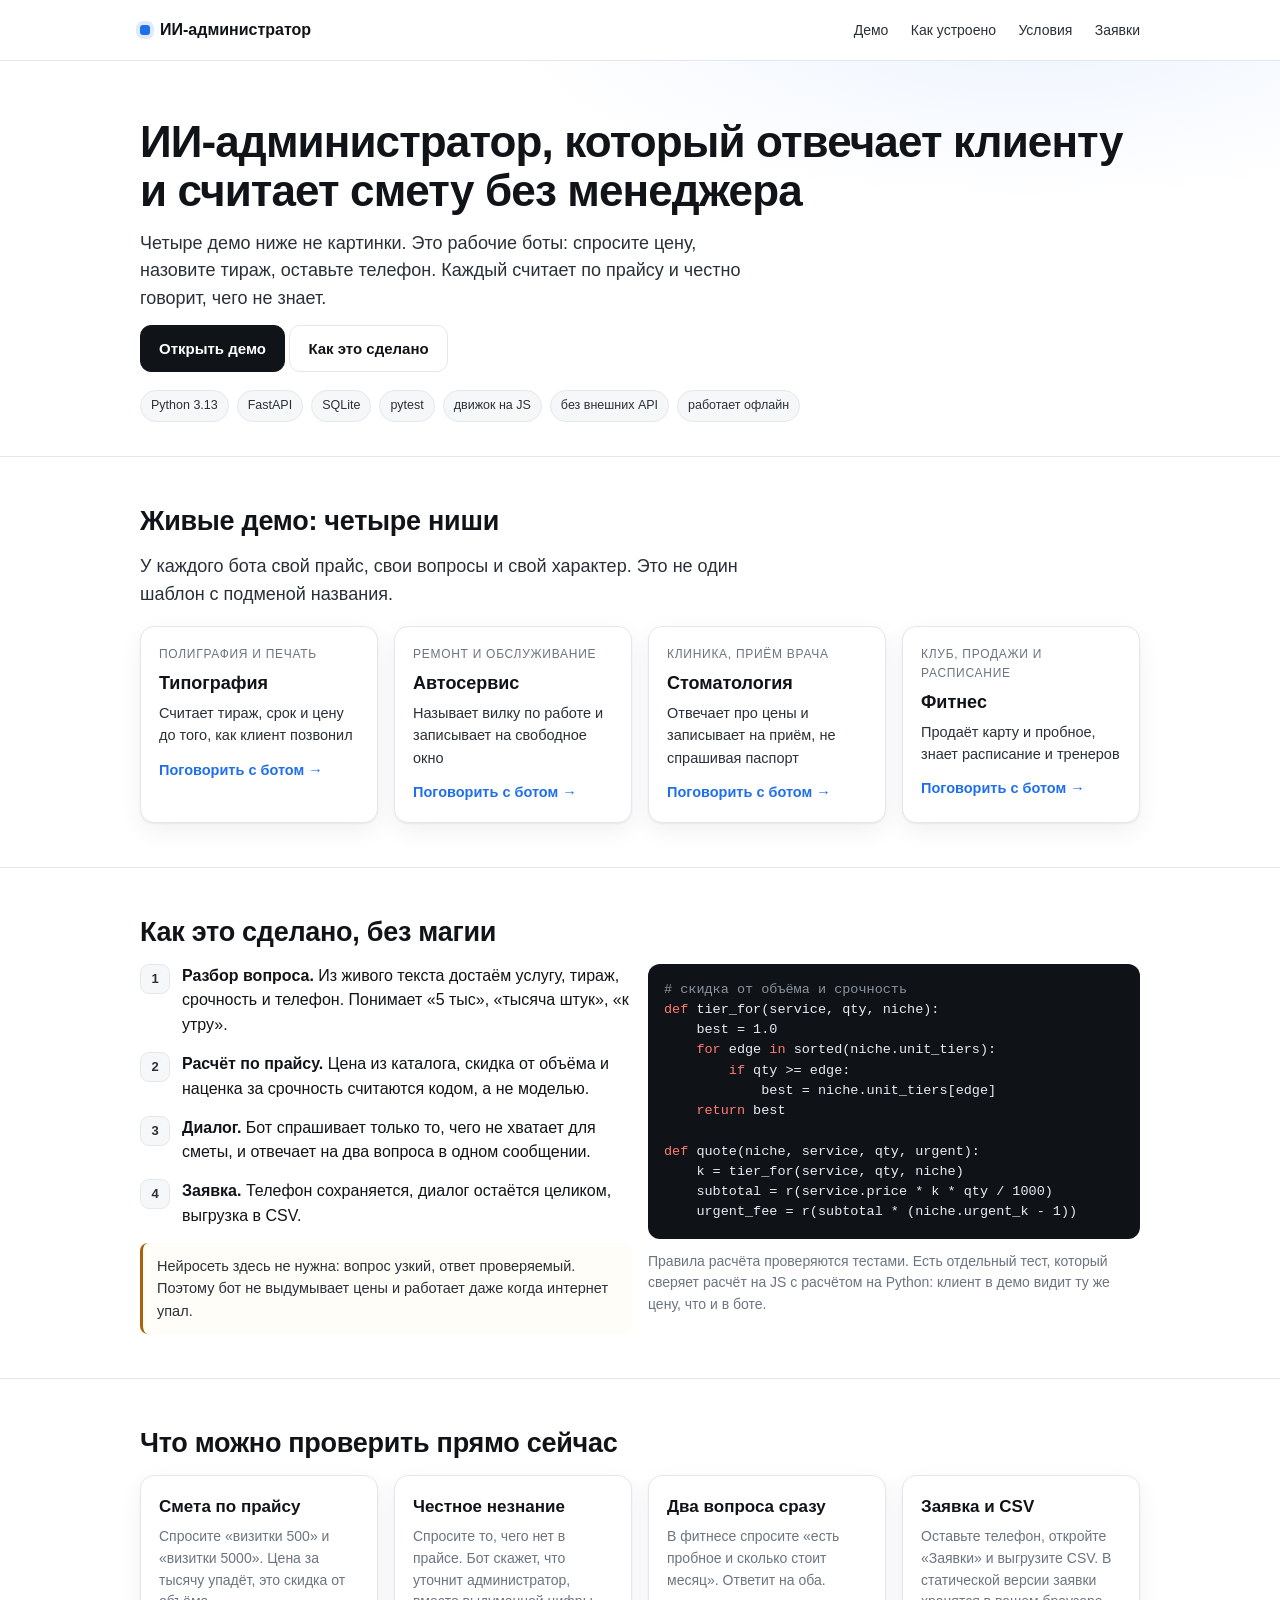
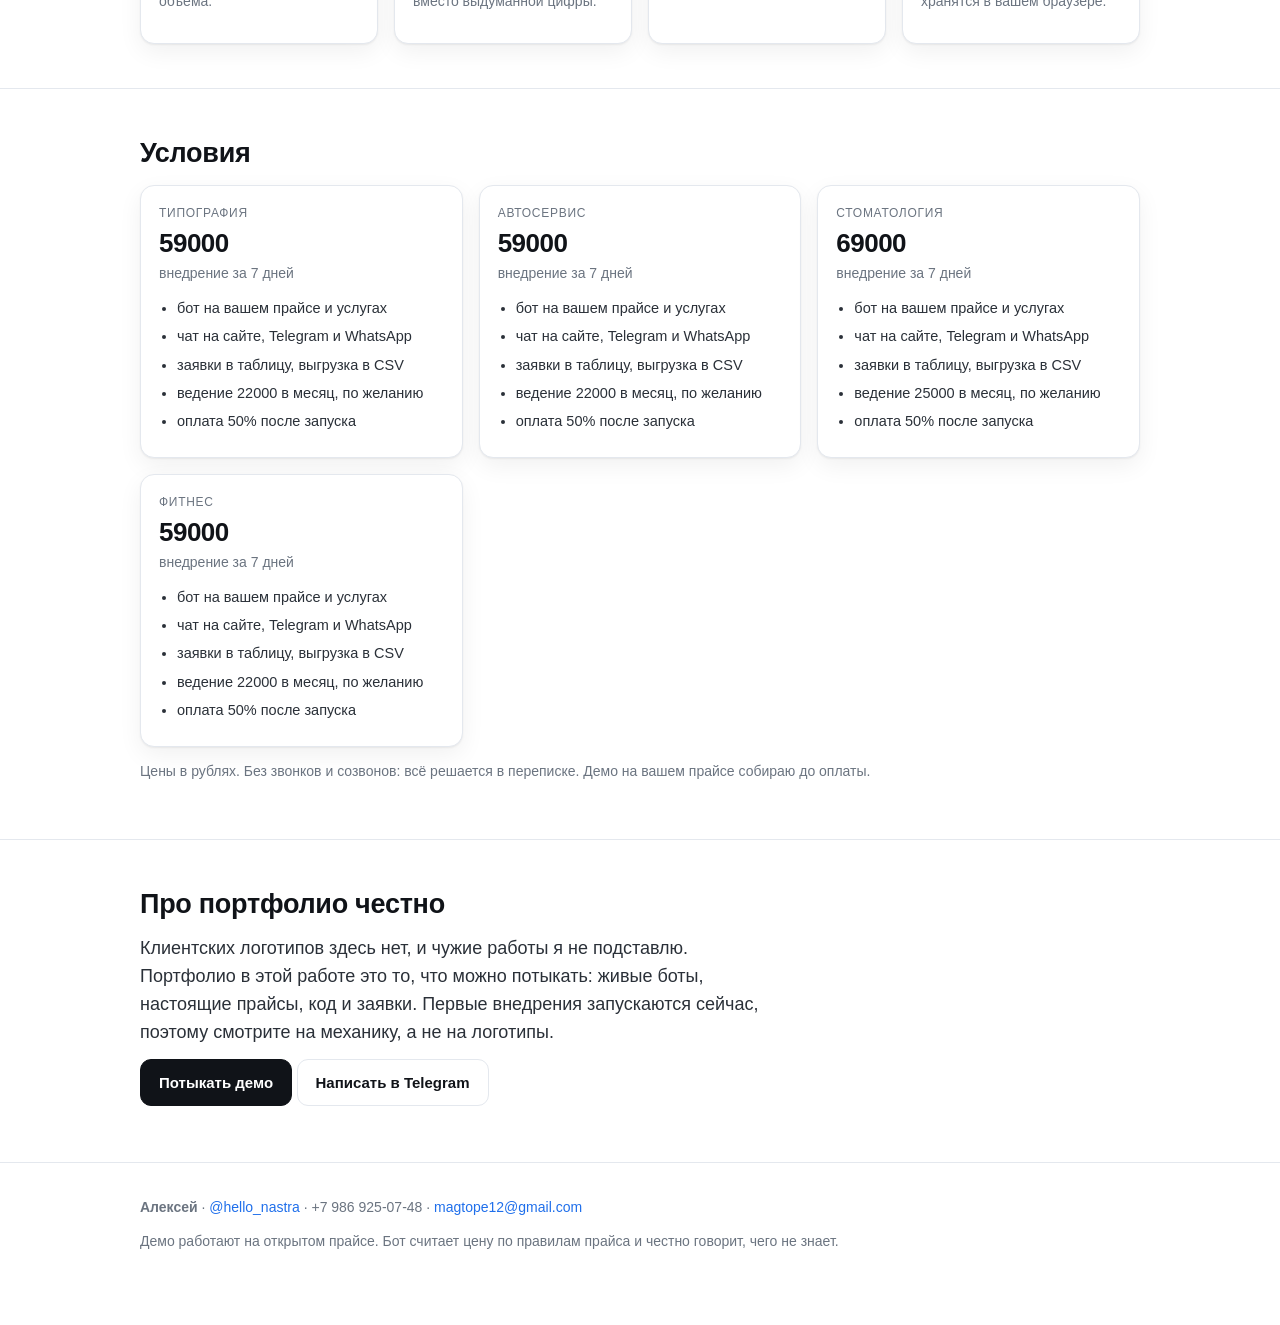
<file: static_site/index.html>
<!doctype html>
<html lang="ru">
<head>
<meta charset="utf-8">
<meta name="viewport" content="width=device-width,initial-scale=1">
<title>ИИ-администратор для малого бизнеса: живые демо</title>
<meta name="description" content="Четыре рабочих демо ИИ-администратора: считают цену по прайсу, отвечают клиенту, ловят заявку. Python и статика, без внешних API.">
<link rel="stylesheet" href="assets/site.css">
</head>
<body>
<header class="site">
  <div class="wrap">
    <a class="logo" href="./"><span class="dot"></span> ИИ-администратор</a>
    <nav>
      <a href="#demos">Демо</a>
      <a href="#how">Как устроено</a>
      <a href="#price">Условия</a>
      <a href="admin.html">Заявки</a>
    </nav>
  </div>
</header>

<div class="hero">
  <div class="wrap">
    <h1>ИИ-администратор, который отвечает клиенту<br>и считает смету без менеджера</h1>
    <p class="lead">Четыре демо ниже не картинки. Это рабочие боты: спросите цену, назовите тираж, оставьте телефон.
      Каждый считает по прайсу и честно говорит, чего не знает.</p>
    <p><a class="btn" href="#demos">Открыть демо</a> <a class="btn ghost" href="#how">Как это сделано</a></p>
    <div class="badges">
      <span class="badge">Python 3.13</span>
      <span class="badge">FastAPI</span>
      <span class="badge">SQLite</span>
      <span class="badge">pytest</span>
      <span class="badge">движок на JS</span>
      <span class="badge">без внешних API</span>
      <span class="badge">работает офлайн</span>
    </div>
  </div>
</div>

<section id="demos">
  <div class="wrap">
    <h2>Живые демо: четыре ниши</h2>
    <p class="lead">У каждого бота свой прайс, свои вопросы и свой характер. Это не один шаблон с подменой названия.</p>
    <div class="grid cards" style="margin-top:18px">
      
      <div class="card">
        <div class="tag">Полиграфия и печать</div>
        <div class="name">Типография</div>
        <div class="desc">Считает тираж, срок и цену до того, как клиент позвонил</div>
        <div class="go"><a href="demo/typography.html">Поговорить с ботом →</a></div>
      </div>
      
      <div class="card">
        <div class="tag">Ремонт и обслуживание</div>
        <div class="name">Автосервис</div>
        <div class="desc">Называет вилку по работе и записывает на свободное окно</div>
        <div class="go"><a href="demo/avtoservis.html">Поговорить с ботом →</a></div>
      </div>
      
      <div class="card">
        <div class="tag">Клиника, приём врача</div>
        <div class="name">Стоматология</div>
        <div class="desc">Отвечает про цены и записывает на приём, не спрашивая паспорт</div>
        <div class="go"><a href="demo/stomatology.html">Поговорить с ботом →</a></div>
      </div>
      
      <div class="card">
        <div class="tag">Клуб, продажи и расписание</div>
        <div class="name">Фитнес</div>
        <div class="desc">Продаёт карту и пробное, знает расписание и тренеров</div>
        <div class="go"><a href="demo/fitness.html">Поговорить с ботом →</a></div>
      </div>
      
    </div>
  </div>
</section>

<section id="how">
  <div class="wrap">
    <h2>Как это сделано, без магии</h2>
    <div class="grid" style="grid-template-columns:repeat(auto-fit,minmax(280px,1fr))">
      <div>
        <ol class="steps">
          <li><b>Разбор вопроса.</b> Из живого текста достаём услугу, тираж, срочность и телефон. Понимает «5 тыс», «тысяча штук», «к утру».</li>
          <li><b>Расчёт по прайсу.</b> Цена из каталога, скидка от объёма и наценка за срочность считаются кодом, а не моделью.</li>
          <li><b>Диалог.</b> Бот спрашивает только то, чего не хватает для сметы, и отвечает на два вопроса в одном сообщении.</li>
          <li><b>Заявка.</b> Телефон сохраняется, диалог остаётся целиком, выгрузка в CSV.</li>
        </ol>
        <div class="note">Нейросеть здесь не нужна: вопрос узкий, ответ проверяемый. Поэтому бот не выдумывает цены
          и работает даже когда интернет упал.</div>
      </div>
      <div>
        <pre><code><span class="c"># скидка от объёма и срочность</span>
<span class="k">def</span> tier_for(service, qty, niche):
    best = 1.0
    <span class="k">for</span> edge <span class="k">in</span> sorted(niche.unit_tiers):
        <span class="k">if</span> qty &gt;= edge:
            best = niche.unit_tiers[edge]
    <span class="k">return</span> best

<span class="k">def</span> quote(niche, service, qty, urgent):
    k = tier_for(service, qty, niche)
    subtotal = r(service.price * k * qty / 1000)
    urgent_fee = r(subtotal * (niche.urgent_k - 1))
</code></pre>
        <p class="muted">Правила расчёта проверяются тестами. Есть отдельный тест, который сверяет расчёт
          на JS с расчётом на Python: клиент в демо видит ту же цену, что и в боте.</p>
      </div>
    </div>
  </div>
</section>

<section id="proof">
  <div class="wrap">
    <h2>Что можно проверить прямо сейчас</h2>
    <div class="grid cards">
      <div class="card"><h3>Смета по прайсу</h3><p class="muted">Спросите «визитки 500» и «визитки 5000». Цена за тысячу упадёт, это скидка от объёма.</p></div>
      <div class="card"><h3>Честное незнание</h3><p class="muted">Спросите то, чего нет в прайсе. Бот скажет, что уточнит администратор, вместо выдуманной цифры.</p></div>
      <div class="card"><h3>Два вопроса сразу</h3><p class="muted">В фитнесе спросите «есть пробное и сколько стоит месяц». Ответит на оба.</p></div>
      <div class="card"><h3>Заявка и CSV</h3><p class="muted">Оставьте телефон, откройте «Заявки» и выгрузите CSV. В статической версии заявки хранятся в вашем браузере.</p></div>
    </div>
  </div>
</section>

<section id="price">
  <div class="wrap">
    <h2>Условия</h2>
    <div class="grid price-cards">
      
      <div class="card price">
        <div class="tag">Типография</div>
        <div class="sum">59000</div>
        <p class="muted">внедрение за 7 дней</p>
        <ul style="padding-left:18px;margin:8px 0 0">
          <li>бот на вашем прайсе и услугах</li>
          <li>чат на сайте, Telegram и WhatsApp</li>
          <li>заявки в таблицу, выгрузка в CSV</li>
          <li>ведение 22000 в месяц, по желанию</li>
          <li>оплата 50% после запуска</li>
        </ul>
      </div>
      
      <div class="card price">
        <div class="tag">Автосервис</div>
        <div class="sum">59000</div>
        <p class="muted">внедрение за 7 дней</p>
        <ul style="padding-left:18px;margin:8px 0 0">
          <li>бот на вашем прайсе и услугах</li>
          <li>чат на сайте, Telegram и WhatsApp</li>
          <li>заявки в таблицу, выгрузка в CSV</li>
          <li>ведение 22000 в месяц, по желанию</li>
          <li>оплата 50% после запуска</li>
        </ul>
      </div>
      
      <div class="card price">
        <div class="tag">Стоматология</div>
        <div class="sum">69000</div>
        <p class="muted">внедрение за 7 дней</p>
        <ul style="padding-left:18px;margin:8px 0 0">
          <li>бот на вашем прайсе и услугах</li>
          <li>чат на сайте, Telegram и WhatsApp</li>
          <li>заявки в таблицу, выгрузка в CSV</li>
          <li>ведение 25000 в месяц, по желанию</li>
          <li>оплата 50% после запуска</li>
        </ul>
      </div>
      
      <div class="card price">
        <div class="tag">Фитнес</div>
        <div class="sum">59000</div>
        <p class="muted">внедрение за 7 дней</p>
        <ul style="padding-left:18px;margin:8px 0 0">
          <li>бот на вашем прайсе и услугах</li>
          <li>чат на сайте, Telegram и WhatsApp</li>
          <li>заявки в таблицу, выгрузка в CSV</li>
          <li>ведение 22000 в месяц, по желанию</li>
          <li>оплата 50% после запуска</li>
        </ul>
      </div>
      
    </div>
    <p class="muted" style="margin-top:14px">Цены в рублях. Без звонков и созвонов: всё решается в переписке.
      Демо на вашем прайсе собираю до оплаты.</p>
  </div>
</section>

<section id="honest">
  <div class="wrap">
    <h2>Про портфолио честно</h2>
    <p class="lead">Клиентских логотипов здесь нет, и чужие работы я не подставлю. Портфолио в этой работе это то,
      что можно потыкать: живые боты, настоящие прайсы, код и заявки. Первые внедрения запускаются сейчас,
      поэтому смотрите на механику, а не на логотипы.</p>
    <p><a class="btn" href="#demos">Потыкать демо</a>
       <a class="btn ghost" href="https://t.me/hello_nastra">Написать в Telegram</a></p>
  </div>
</section>

<footer>
  <div class="wrap">
    <p><b>Алексей</b> · <a href="https://t.me/hello_nastra">@hello_nastra</a> · +7 986 925-07-48 ·
      <a href="mailto:magtope12@gmail.com">magtope12@gmail.com</a></p>
    <p class="muted">Демо работают на открытом прайсе. Бот считает цену по правилам прайса и честно говорит, чего не знает.</p>
  </div>
</footer>
</body>
</html>
</file>
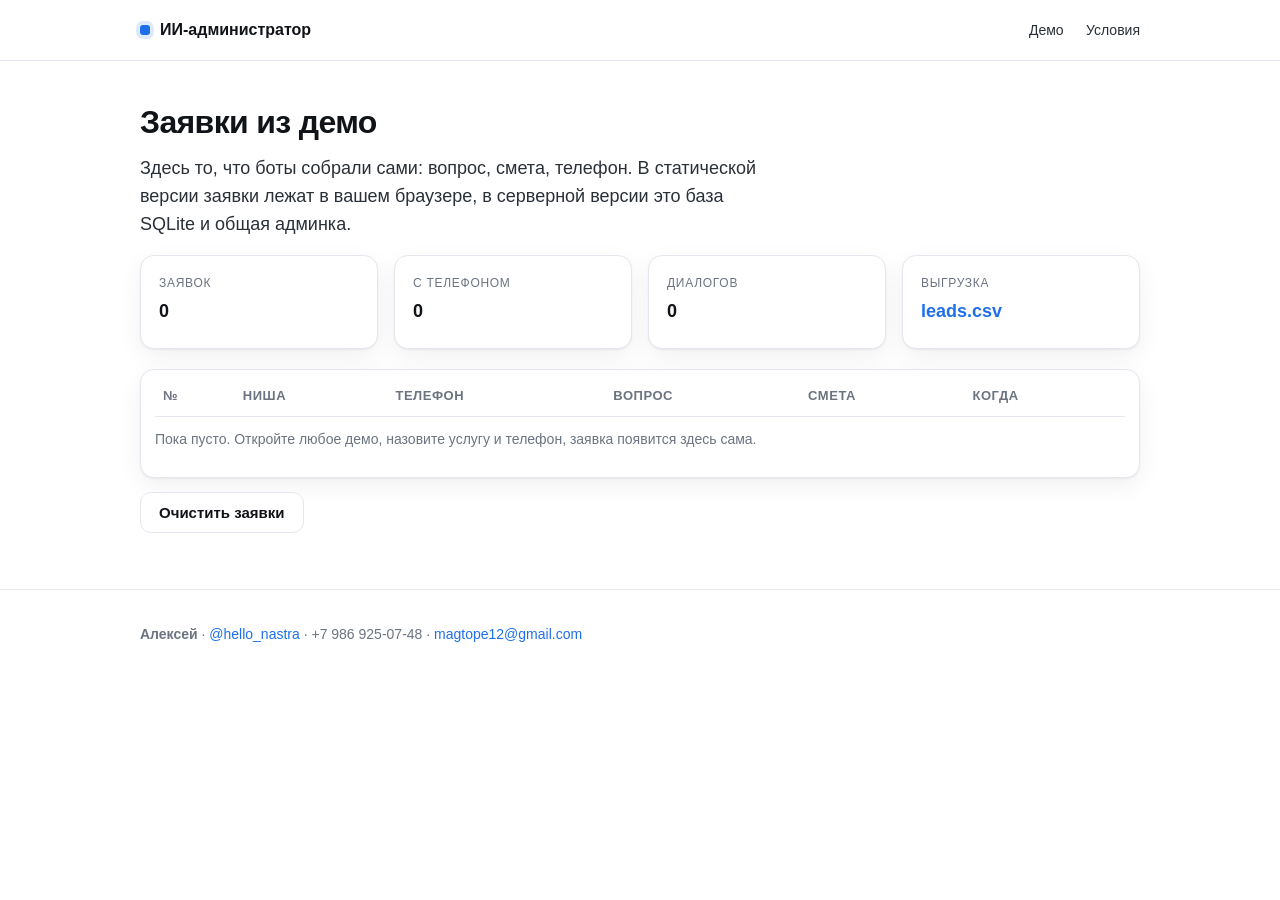
<file: static_site/admin.html>
<!doctype html>
<html lang="ru">
<head>
<meta charset="utf-8">
<meta name="viewport" content="width=device-width,initial-scale=1">
<title>Заявки из демо</title>
<link rel="stylesheet" href="assets/site.css">
</head>
<body>
<header class="site">
  <div class="wrap">
    <a class="logo" href="./"><span class="dot"></span> ИИ-администратор</a>
    <nav>
      <a href="./#demos">Демо</a>
      <a href="./#price">Условия</a>
    </nav>
  </div>
</header>

<section>
  <div class="wrap">
    <h1 style="font-size:clamp(24px,3.4vw,32px)">Заявки из демо</h1>
    <p class="lead">Здесь то, что боты собрали сами: вопрос, смета, телефон. В статической версии заявки лежат
      в вашем браузере, в серверной версии это база SQLite и общая админка.</p>

    <div class="grid cards" style="margin:16px 0 20px">
      <div class="card"><div class="tag">Заявок</div><div class="name" id="n-leads">0</div></div>
      <div class="card"><div class="tag">С телефоном</div><div class="name" id="n-phones">0</div></div>
      <div class="card"><div class="tag">Диалогов</div><div class="name" id="n-sessions">0</div></div>
      <div class="card"><div class="tag">Выгрузка</div><div class="name"><a href="#" id="csv">leads.csv</a></div></div>
    </div>

    <div class="card" style="padding:6px 14px 14px;overflow:auto">
      <table>
        <thead><tr><th>№</th><th>Ниша</th><th>Телефон</th><th>Вопрос</th><th>Смета</th><th>Когда</th></tr></thead>
        <tbody id="rows"></tbody>
      </table>
      <p class="muted" id="empty" style="padding:12px 0 0">Пока пусто. Откройте любое демо, назовите услугу и телефон,
        заявка появится здесь сама.</p>
    </div>
    <p style="margin-top:14px"><button class="btn ghost" id="clear" type="button">Очистить заявки</button></p>
  </div>
</section>

<footer>
  <div class="wrap">
    <p><b>Алексей</b> · <a href="https://t.me/hello_nastra">@hello_nastra</a> · +7 986 925-07-48 ·
      <a href="mailto:magtope12@gmail.com">magtope12@gmail.com</a></p>
  </div>
</footer>
<script src="assets/admin.js"></script>
</body>
</html>
</file>
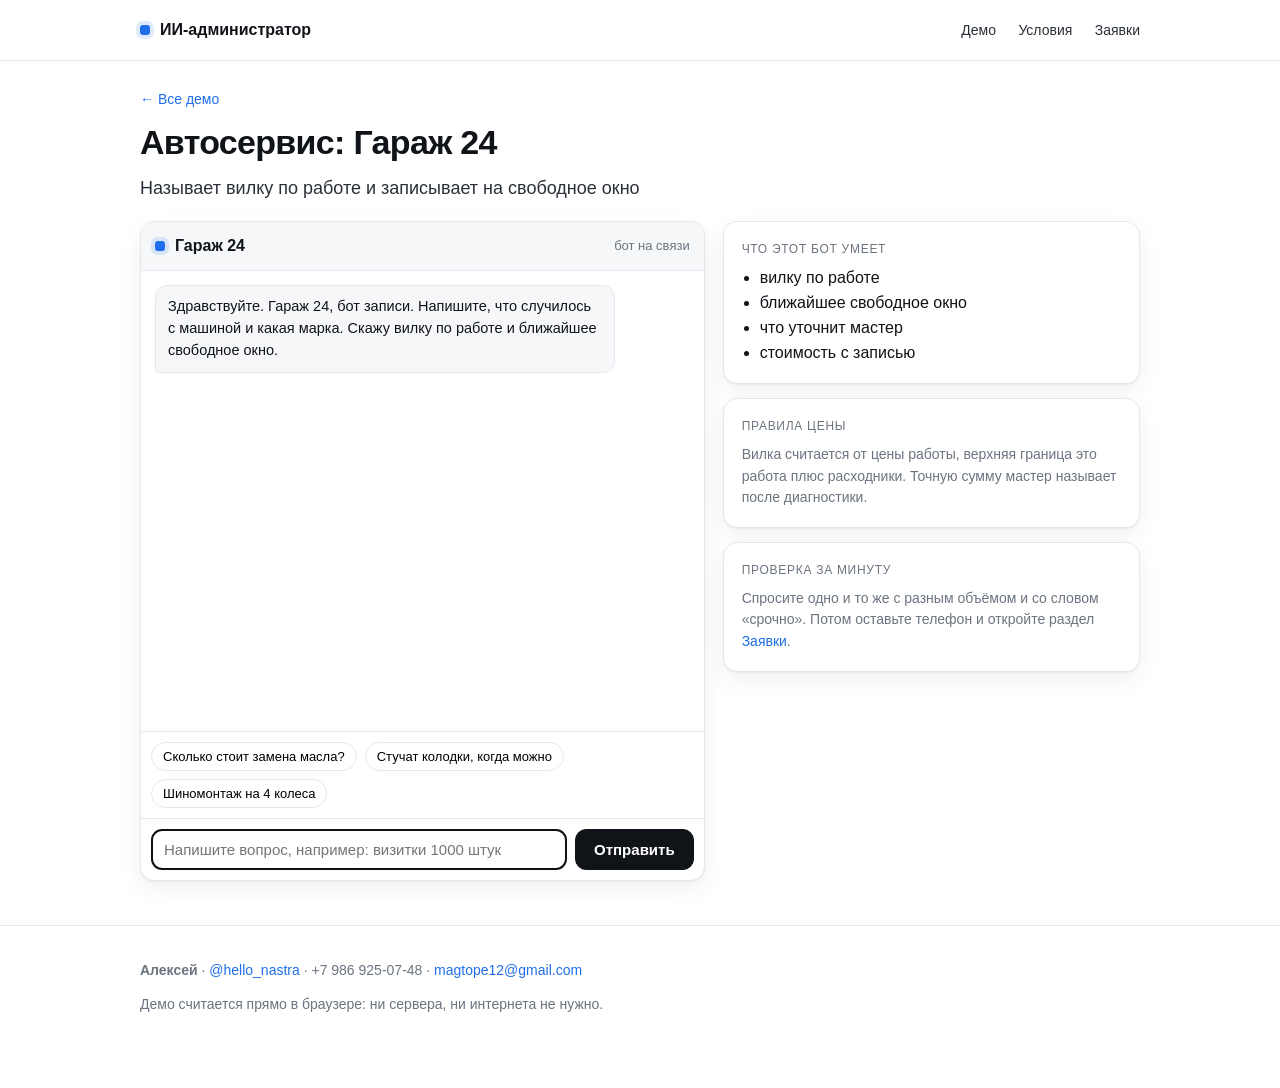
<file: static_site/demo/avtoservis.html>
<!doctype html>
<html lang="ru">
<head>
<meta charset="utf-8">
<meta name="viewport" content="width=device-width,initial-scale=1">
<title>Автосервис: демо ИИ-администратора</title>
<meta name="description" content="Называет вилку по работе и записывает на свободное окно. Живое демо бота на открытом прайсе.">
<link rel="stylesheet" href="../assets/site.css">
</head>
<body data-niche="avtoservis">
<header class="site">
  <div class="wrap">
    <a class="logo" href="../"><span class="dot"></span> ИИ-администратор</a>
    <nav>
      <a href="../#demos">Демо</a>
      <a href="../#price">Условия</a>
      <a href="../admin.html">Заявки</a>
    </nav>
  </div>
</header>

<section style="padding-top:28px">
  <div class="wrap">
    <p class="muted"><a href="../">← Все демо</a></p>
    <h1 style="font-size:clamp(24px,3.4vw,34px)">Автосервис: Гараж 24</h1>
    <p class="lead">Называет вилку по работе и записывает на свободное окно</p>

    <div class="two-col">
      <div class="chat">
        <div class="chat-head">
          <span class="dot"></span>
          <span class="who">Гараж 24</span>
          <span class="st">бот на связи</span>
        </div>
        <div id="log"></div>
        <div class="quick">
          
          <button type="button" data-q="Сколько стоит замена масла?">Сколько стоит замена масла?</button>
          
          <button type="button" data-q="Стучат колодки, когда можно">Стучат колодки, когда можно</button>
          
          <button type="button" data-q="Шиномонтаж на 4 колеса">Шиномонтаж на 4 колеса</button>
          
        </div>
        <form class="send" id="form">
          <input id="inp" autocomplete="off" placeholder="Напишите вопрос, например: визитки 1000 штук">
          <button type="submit" class="btn">Отправить</button>
        </form>
      </div>

      <div>
        <div class="card" style="margin-bottom:14px">
          <div class="tag">Что этот бот умеет</div>
          <ul style="padding-left:18px;margin:8px 0 0">
            <li>вилку по работе</li><li>ближайшее свободное окно</li><li>что уточнит мастер</li><li>стоимость с записью</li>
          </ul>
        </div>
        <div class="card" style="margin-bottom:14px">
          <div class="tag">Правила цены</div>
          <p class="muted" style="margin:8px 0 0">Вилка считается от цены работы, верхняя граница это работа плюс расходники. Точную сумму мастер называет после диагностики.</p>
        </div>
        <div class="card">
          <div class="tag">Проверка за минуту</div>
          <p class="muted" style="margin:8px 0 0">Спросите одно и то же с разным объёмом и со словом «срочно».
            Потом оставьте телефон и откройте раздел <a href="../admin.html">Заявки</a>.</p>
        </div>
      </div>
    </div>
  </div>
</section>

<footer>
  <div class="wrap">
    <p><b>Алексей</b> · <a href="https://t.me/hello_nastra">@hello_nastra</a> · +7 986 925-07-48 ·
      <a href="mailto:magtope12@gmail.com">magtope12@gmail.com</a></p>
    <p class="muted">Демо считается прямо в браузере: ни сервера, ни интернета не нужно.</p>
  </div>
</footer>

<script src="../assets/engine.js"></script>
<script src="../assets/client.js"></script>
</body>
</html>
</file>
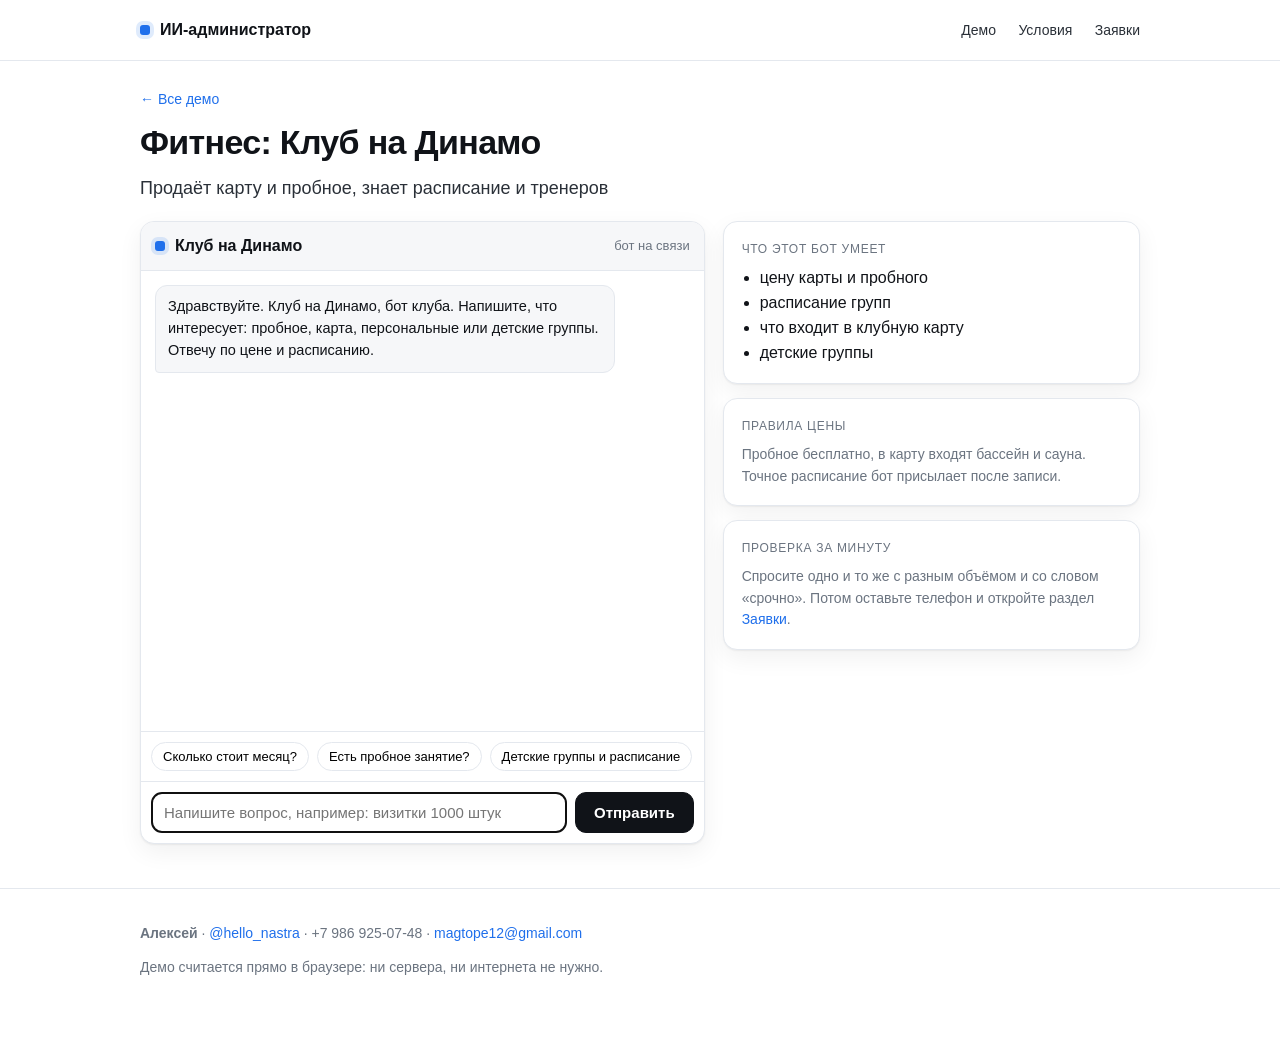
<file: static_site/demo/fitness.html>
<!doctype html>
<html lang="ru">
<head>
<meta charset="utf-8">
<meta name="viewport" content="width=device-width,initial-scale=1">
<title>Фитнес: демо ИИ-администратора</title>
<meta name="description" content="Продаёт карту и пробное, знает расписание и тренеров. Живое демо бота на открытом прайсе.">
<link rel="stylesheet" href="../assets/site.css">
</head>
<body data-niche="fitness">
<header class="site">
  <div class="wrap">
    <a class="logo" href="../"><span class="dot"></span> ИИ-администратор</a>
    <nav>
      <a href="../#demos">Демо</a>
      <a href="../#price">Условия</a>
      <a href="../admin.html">Заявки</a>
    </nav>
  </div>
</header>

<section style="padding-top:28px">
  <div class="wrap">
    <p class="muted"><a href="../">← Все демо</a></p>
    <h1 style="font-size:clamp(24px,3.4vw,34px)">Фитнес: Клуб на Динамо</h1>
    <p class="lead">Продаёт карту и пробное, знает расписание и тренеров</p>

    <div class="two-col">
      <div class="chat">
        <div class="chat-head">
          <span class="dot"></span>
          <span class="who">Клуб на Динамо</span>
          <span class="st">бот на связи</span>
        </div>
        <div id="log"></div>
        <div class="quick">
          
          <button type="button" data-q="Сколько стоит месяц?">Сколько стоит месяц?</button>
          
          <button type="button" data-q="Есть пробное занятие?">Есть пробное занятие?</button>
          
          <button type="button" data-q="Детские группы и расписание">Детские группы и расписание</button>
          
        </div>
        <form class="send" id="form">
          <input id="inp" autocomplete="off" placeholder="Напишите вопрос, например: визитки 1000 штук">
          <button type="submit" class="btn">Отправить</button>
        </form>
      </div>

      <div>
        <div class="card" style="margin-bottom:14px">
          <div class="tag">Что этот бот умеет</div>
          <ul style="padding-left:18px;margin:8px 0 0">
            <li>цену карты и пробного</li><li>расписание групп</li><li>что входит в клубную карту</li><li>детские группы</li>
          </ul>
        </div>
        <div class="card" style="margin-bottom:14px">
          <div class="tag">Правила цены</div>
          <p class="muted" style="margin:8px 0 0">Пробное бесплатно, в карту входят бассейн и сауна. Точное расписание бот присылает после записи.</p>
        </div>
        <div class="card">
          <div class="tag">Проверка за минуту</div>
          <p class="muted" style="margin:8px 0 0">Спросите одно и то же с разным объёмом и со словом «срочно».
            Потом оставьте телефон и откройте раздел <a href="../admin.html">Заявки</a>.</p>
        </div>
      </div>
    </div>
  </div>
</section>

<footer>
  <div class="wrap">
    <p><b>Алексей</b> · <a href="https://t.me/hello_nastra">@hello_nastra</a> · +7 986 925-07-48 ·
      <a href="mailto:magtope12@gmail.com">magtope12@gmail.com</a></p>
    <p class="muted">Демо считается прямо в браузере: ни сервера, ни интернета не нужно.</p>
  </div>
</footer>

<script src="../assets/engine.js"></script>
<script src="../assets/client.js"></script>
</body>
</html>
</file>
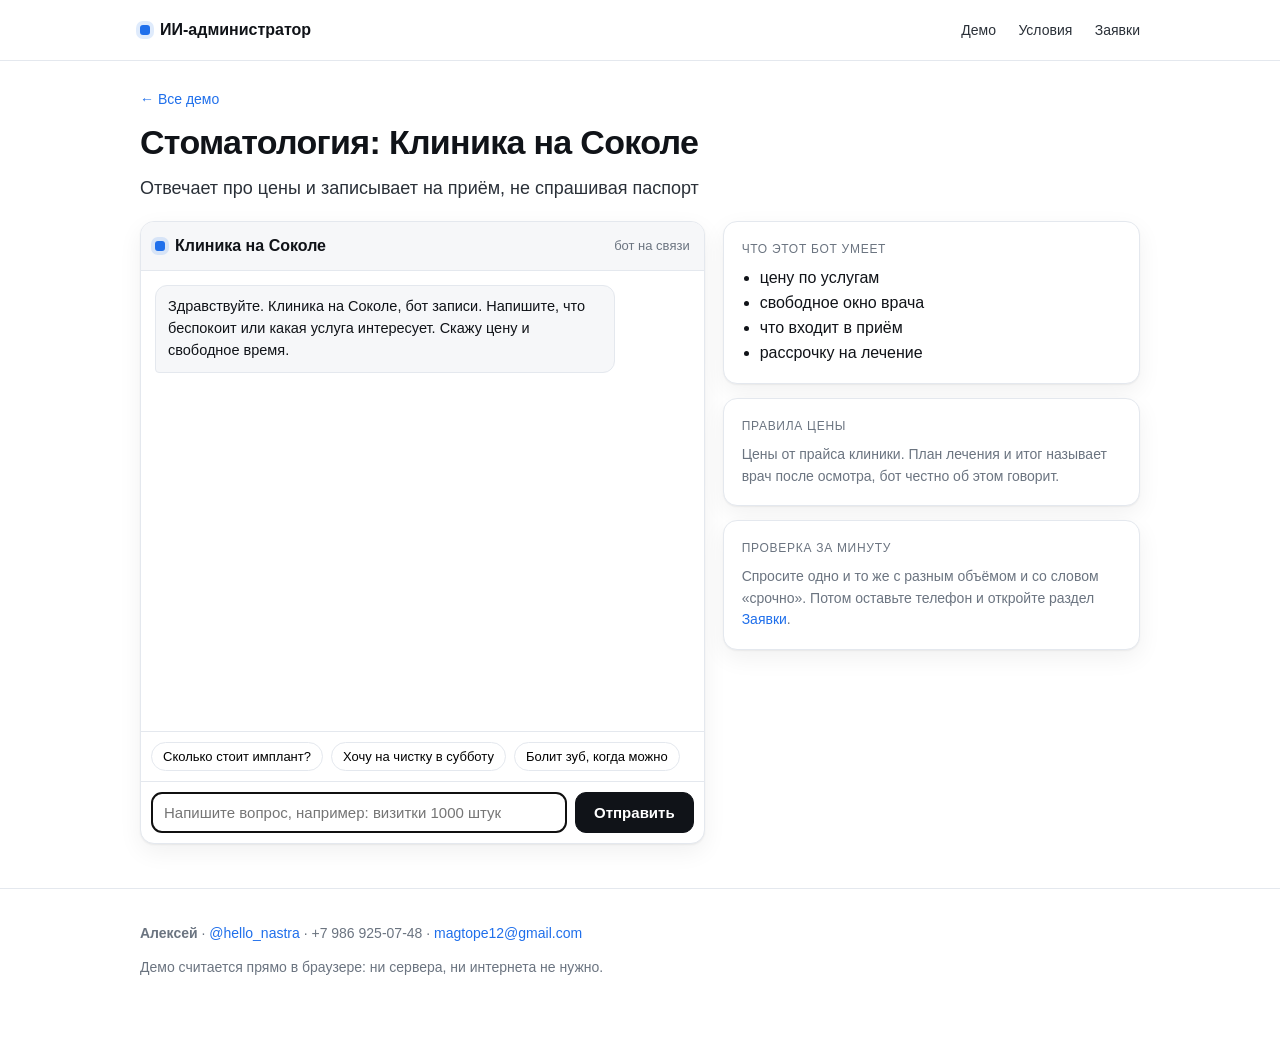
<file: static_site/demo/stomatology.html>
<!doctype html>
<html lang="ru">
<head>
<meta charset="utf-8">
<meta name="viewport" content="width=device-width,initial-scale=1">
<title>Стоматология: демо ИИ-администратора</title>
<meta name="description" content="Отвечает про цены и записывает на приём, не спрашивая паспорт. Живое демо бота на открытом прайсе.">
<link rel="stylesheet" href="../assets/site.css">
</head>
<body data-niche="stomatology">
<header class="site">
  <div class="wrap">
    <a class="logo" href="../"><span class="dot"></span> ИИ-администратор</a>
    <nav>
      <a href="../#demos">Демо</a>
      <a href="../#price">Условия</a>
      <a href="../admin.html">Заявки</a>
    </nav>
  </div>
</header>

<section style="padding-top:28px">
  <div class="wrap">
    <p class="muted"><a href="../">← Все демо</a></p>
    <h1 style="font-size:clamp(24px,3.4vw,34px)">Стоматология: Клиника на Соколе</h1>
    <p class="lead">Отвечает про цены и записывает на приём, не спрашивая паспорт</p>

    <div class="two-col">
      <div class="chat">
        <div class="chat-head">
          <span class="dot"></span>
          <span class="who">Клиника на Соколе</span>
          <span class="st">бот на связи</span>
        </div>
        <div id="log"></div>
        <div class="quick">
          
          <button type="button" data-q="Сколько стоит имплант?">Сколько стоит имплант?</button>
          
          <button type="button" data-q="Хочу на чистку в субботу">Хочу на чистку в субботу</button>
          
          <button type="button" data-q="Болит зуб, когда можно">Болит зуб, когда можно</button>
          
        </div>
        <form class="send" id="form">
          <input id="inp" autocomplete="off" placeholder="Напишите вопрос, например: визитки 1000 штук">
          <button type="submit" class="btn">Отправить</button>
        </form>
      </div>

      <div>
        <div class="card" style="margin-bottom:14px">
          <div class="tag">Что этот бот умеет</div>
          <ul style="padding-left:18px;margin:8px 0 0">
            <li>цену по услугам</li><li>свободное окно врача</li><li>что входит в приём</li><li>рассрочку на лечение</li>
          </ul>
        </div>
        <div class="card" style="margin-bottom:14px">
          <div class="tag">Правила цены</div>
          <p class="muted" style="margin:8px 0 0">Цены от прайса клиники. План лечения и итог называет врач после осмотра, бот честно об этом говорит.</p>
        </div>
        <div class="card">
          <div class="tag">Проверка за минуту</div>
          <p class="muted" style="margin:8px 0 0">Спросите одно и то же с разным объёмом и со словом «срочно».
            Потом оставьте телефон и откройте раздел <a href="../admin.html">Заявки</a>.</p>
        </div>
      </div>
    </div>
  </div>
</section>

<footer>
  <div class="wrap">
    <p><b>Алексей</b> · <a href="https://t.me/hello_nastra">@hello_nastra</a> · +7 986 925-07-48 ·
      <a href="mailto:magtope12@gmail.com">magtope12@gmail.com</a></p>
    <p class="muted">Демо считается прямо в браузере: ни сервера, ни интернета не нужно.</p>
  </div>
</footer>

<script src="../assets/engine.js"></script>
<script src="../assets/client.js"></script>
</body>
</html>
</file>
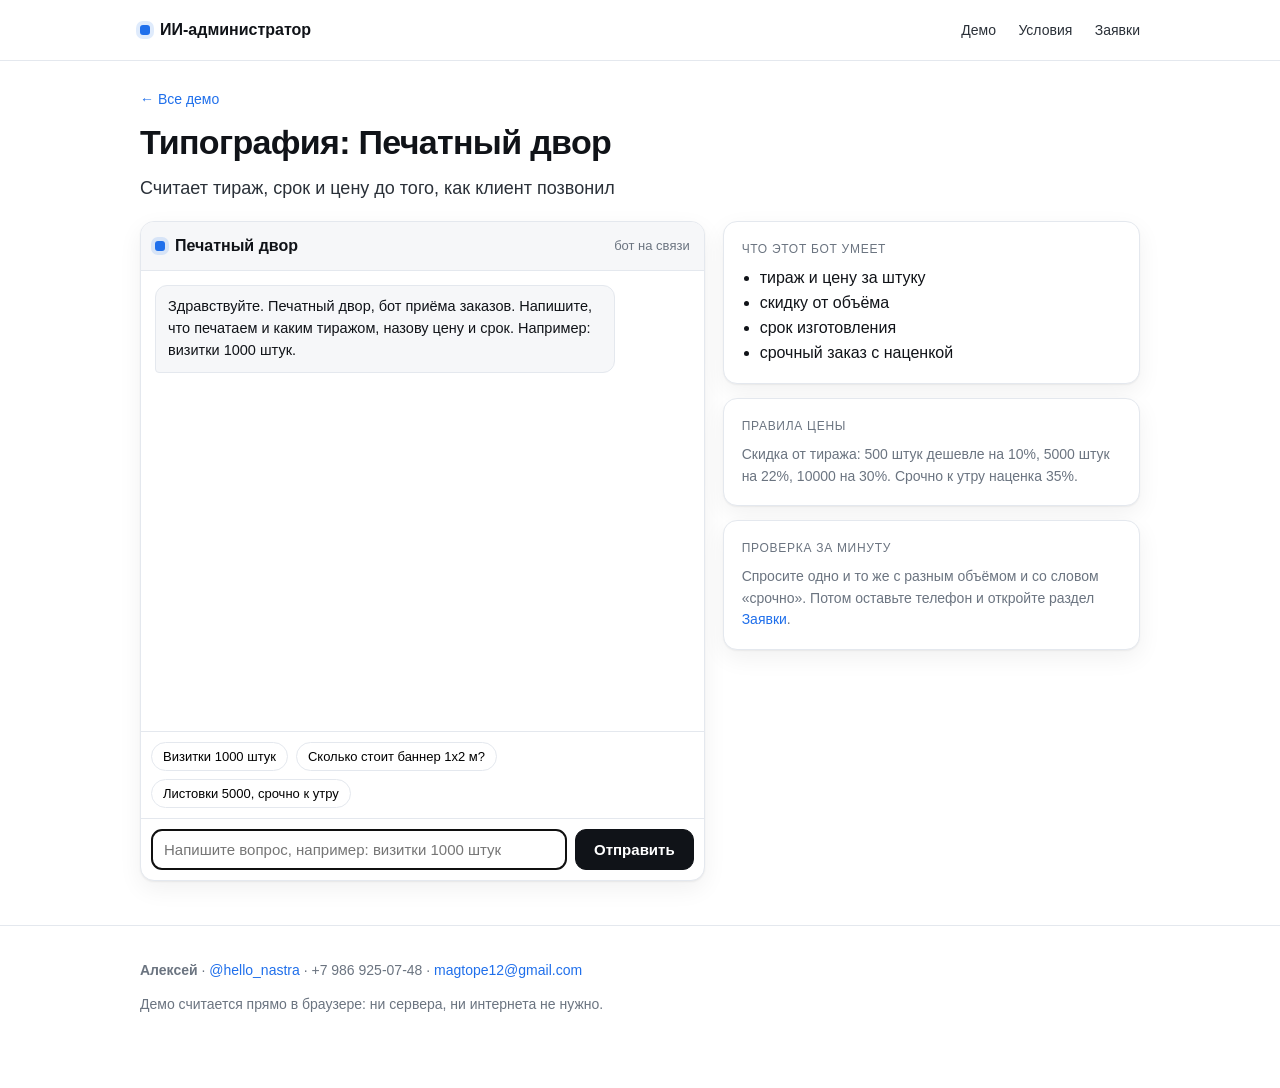
<file: static_site/demo/typography.html>
<!doctype html>
<html lang="ru">
<head>
<meta charset="utf-8">
<meta name="viewport" content="width=device-width,initial-scale=1">
<title>Типография: демо ИИ-администратора</title>
<meta name="description" content="Считает тираж, срок и цену до того, как клиент позвонил. Живое демо бота на открытом прайсе.">
<link rel="stylesheet" href="../assets/site.css">
</head>
<body data-niche="typography">
<header class="site">
  <div class="wrap">
    <a class="logo" href="../"><span class="dot"></span> ИИ-администратор</a>
    <nav>
      <a href="../#demos">Демо</a>
      <a href="../#price">Условия</a>
      <a href="../admin.html">Заявки</a>
    </nav>
  </div>
</header>

<section style="padding-top:28px">
  <div class="wrap">
    <p class="muted"><a href="../">← Все демо</a></p>
    <h1 style="font-size:clamp(24px,3.4vw,34px)">Типография: Печатный двор</h1>
    <p class="lead">Считает тираж, срок и цену до того, как клиент позвонил</p>

    <div class="two-col">
      <div class="chat">
        <div class="chat-head">
          <span class="dot"></span>
          <span class="who">Печатный двор</span>
          <span class="st">бот на связи</span>
        </div>
        <div id="log"></div>
        <div class="quick">
          
          <button type="button" data-q="Визитки 1000 штук">Визитки 1000 штук</button>
          
          <button type="button" data-q="Сколько стоит баннер 1х2 м?">Сколько стоит баннер 1х2 м?</button>
          
          <button type="button" data-q="Листовки 5000, срочно к утру">Листовки 5000, срочно к утру</button>
          
        </div>
        <form class="send" id="form">
          <input id="inp" autocomplete="off" placeholder="Напишите вопрос, например: визитки 1000 штук">
          <button type="submit" class="btn">Отправить</button>
        </form>
      </div>

      <div>
        <div class="card" style="margin-bottom:14px">
          <div class="tag">Что этот бот умеет</div>
          <ul style="padding-left:18px;margin:8px 0 0">
            <li>тираж и цену за штуку</li><li>скидку от объёма</li><li>срок изготовления</li><li>срочный заказ с наценкой</li>
          </ul>
        </div>
        <div class="card" style="margin-bottom:14px">
          <div class="tag">Правила цены</div>
          <p class="muted" style="margin:8px 0 0">Скидка от тиража: 500 штук дешевле на 10%, 5000 штук на 22%, 10000 на 30%. Срочно к утру наценка 35%.</p>
        </div>
        <div class="card">
          <div class="tag">Проверка за минуту</div>
          <p class="muted" style="margin:8px 0 0">Спросите одно и то же с разным объёмом и со словом «срочно».
            Потом оставьте телефон и откройте раздел <a href="../admin.html">Заявки</a>.</p>
        </div>
      </div>
    </div>
  </div>
</section>

<footer>
  <div class="wrap">
    <p><b>Алексей</b> · <a href="https://t.me/hello_nastra">@hello_nastra</a> · +7 986 925-07-48 ·
      <a href="mailto:magtope12@gmail.com">magtope12@gmail.com</a></p>
    <p class="muted">Демо считается прямо в браузере: ни сервера, ни интернета не нужно.</p>
  </div>
</footer>

<script src="../assets/engine.js"></script>
<script src="../assets/client.js"></script>
</body>
</html>
</file>
<file: static_site/assets/site.css>
:root{
  --ink:#101318; --ink-2:#2a3038; --muted:#6b7480; --line:#e4e8ee;
  --bg:#ffffff; --bg-2:#f6f7f9; --accent:#1f6feb; --ok:#137a4b; --warn:#a8630a;
  --radius:14px; --shadow:0 1px 2px rgba(16,19,24,.06),0 8px 24px rgba(16,19,24,.06);
}
*{box-sizing:border-box}
html{-webkit-text-size-adjust:100%}
body{margin:0;background:var(--bg);color:var(--ink);
  font:16px/1.55 -apple-system,BlinkMacSystemFont,"Segoe UI",Roboto,Helvetica,Arial,sans-serif}
a{color:var(--accent);text-decoration:none}
a:hover{text-decoration:underline}
.wrap{max-width:1040px;margin:0 auto;padding:0 20px}
header.site{border-bottom:1px solid var(--line);background:#fff;position:sticky;top:0;z-index:20}
header.site .wrap{display:flex;align-items:center;justify-content:space-between;gap:12px;height:60px}
.logo{display:flex;align-items:center;gap:10px;font-weight:700;color:var(--ink)}
.dot{width:10px;height:10px;border-radius:3px;background:var(--accent);box-shadow:0 0 0 4px rgba(31,111,235,.14);display:inline-block}
nav a{color:var(--ink-2);font-size:14px;margin-left:18px}
h1{font-size:clamp(28px,4.4vw,44px);line-height:1.12;letter-spacing:-.02em;margin:0 0 14px}
h2{font-size:clamp(20px,2.6vw,27px);letter-spacing:-.01em;margin:0 0 10px}
h3{font-size:17px;margin:0 0 6px}
p{margin:0 0 12px}
.lead{font-size:18px;color:var(--ink-2);max-width:62ch}
.muted{color:var(--muted);font-size:14px}
.hero{padding:56px 0 34px;border-bottom:1px solid var(--line);
  background:radial-gradient(900px 300px at 80% -10%, rgba(31,111,235,.08), transparent 60%)}
.badges{display:flex;flex-wrap:wrap;gap:8px;margin:18px 0 0}
.badge{font-size:12.5px;color:var(--ink-2);background:var(--bg-2);border:1px solid var(--line);
  padding:5px 10px;border-radius:999px}
.btn{display:inline-block;border:1px solid var(--ink);background:var(--ink);color:#fff;
  padding:11px 18px;border-radius:11px;font-weight:600;font-size:15px;cursor:pointer}
.btn:hover{text-decoration:none;background:#000}
.btn.ghost{background:#fff;color:var(--ink);border-color:var(--line)}
.btn.ghost:hover{background:var(--bg-2)}
.grid{display:grid;gap:16px}
.cards{grid-template-columns:repeat(auto-fit,minmax(230px,1fr))}
section{padding:44px 0;border-bottom:1px solid var(--line)}
.card{background:#fff;border:1px solid var(--line);border-radius:var(--radius);padding:18px;box-shadow:var(--shadow)}
.card .tag{font-size:12px;color:var(--muted);text-transform:uppercase;letter-spacing:.06em}
.card .name{font-size:18px;font-weight:700;margin:6px 0 4px}
.card .desc{color:var(--ink-2);font-size:14.5px;min-height:44px}
.card .go{margin-top:12px;font-weight:600;font-size:14.5px}
.steps{counter-reset:s;list-style:none;padding:0;margin:0}
.steps li{counter-increment:s;position:relative;padding-left:42px;margin-bottom:14px}
.steps li::before{content:counter(s);position:absolute;left:0;top:0;width:28px;height:28px;border-radius:9px;
  background:var(--bg-2);border:1px solid var(--line);display:flex;align-items:center;justify-content:center;
  font-weight:700;font-size:13px;color:var(--ink-2)}
pre{background:#0f1216;color:#e6edf3;padding:16px;border-radius:12px;overflow:auto;font-size:13.5px;line-height:1.5;margin:0 0 12px}
code{font-family:ui-monospace,SFMono-Regular,Menlo,Consolas,monospace}
pre .k{color:#ff7b72} pre .s{color:#a5d6ff} pre .c{color:#8b949e}
table{width:100%;border-collapse:collapse;font-size:14.5px}
th,td{text-align:left;padding:10px 8px;border-bottom:1px solid var(--line);vertical-align:top}
th{color:var(--muted);font-weight:600;font-size:13px;text-transform:uppercase;letter-spacing:.04em}
.price-cards{grid-template-columns:repeat(auto-fit,minmax(240px,1fr))}
.price .sum{font-size:26px;font-weight:800;letter-spacing:-.02em}
.price li{margin:6px 0;color:var(--ink-2);font-size:14.5px}
footer{padding:34px 0 60px;color:var(--muted);font-size:14px}
.note{border-left:3px solid var(--warn);background:#fffdf7;padding:12px 14px;border-radius:8px;font-size:14.5px;color:var(--ink-2)}

/* чат */
.chat{border:1px solid var(--line);border-radius:var(--radius);overflow:hidden;background:#fff;box-shadow:var(--shadow)}
.chat-head{display:flex;align-items:center;gap:10px;padding:12px 14px;border-bottom:1px solid var(--line);background:var(--bg-2)}
.chat-head .who{font-weight:700}
.chat-head .st{margin-left:auto;color:var(--muted);font-size:13px}
#log{height:min(58vh,460px);overflow:auto;padding:14px;display:flex;flex-direction:column;gap:10px}
.msg{display:flex}
.msg.user{justify-content:flex-end}
.bubble{white-space:pre-wrap;max-width:86%;padding:10px 12px;border-radius:12px;font-size:14.5px;line-height:1.5}
.msg.user .bubble{background:#101318;color:#fff;border-bottom-right-radius:4px}
.msg.bot .bubble{background:#f6f7f9;border:1px solid var(--line);border-bottom-left-radius:4px}
.quote-card{border:1px solid #cfe0ff;background:#f5f9ff;border-radius:12px;padding:10px 12px;font-size:13.5px;max-width:86%}
.quote-card .t{font-size:11.5px;letter-spacing:.06em;text-transform:uppercase;color:#5b6b84}
.quote-card .n{font-weight:700;margin:4px 0}
.quick{display:flex;gap:8px;flex-wrap:wrap;padding:10px;border-top:1px solid var(--line)}
.quick button{border:1px solid var(--line);background:#fff;border-radius:999px;padding:6px 11px;font-size:13px;cursor:pointer}
.quick button:hover{background:var(--bg-2)}
form.send{display:flex;gap:8px;padding:10px;border-top:1px solid var(--line);margin:0}
form.send input{flex:1;border:1px solid var(--line);border-radius:10px;padding:11px 12px;font-size:15px}
.lead-ok{font-size:12px;color:var(--ok)}
.two-col{display:grid;grid-template-columns:minmax(0,1.15fr) minmax(0,.85fr);gap:18px;margin-top:18px}
@media (max-width:820px){ .two-col{grid-template-columns:1fr} }
@media (max-width:640px){
  nav a{margin-left:12px;font-size:13px}
  .hero{padding:38px 0 26px}
  section{padding:32px 0}
}
</file>
